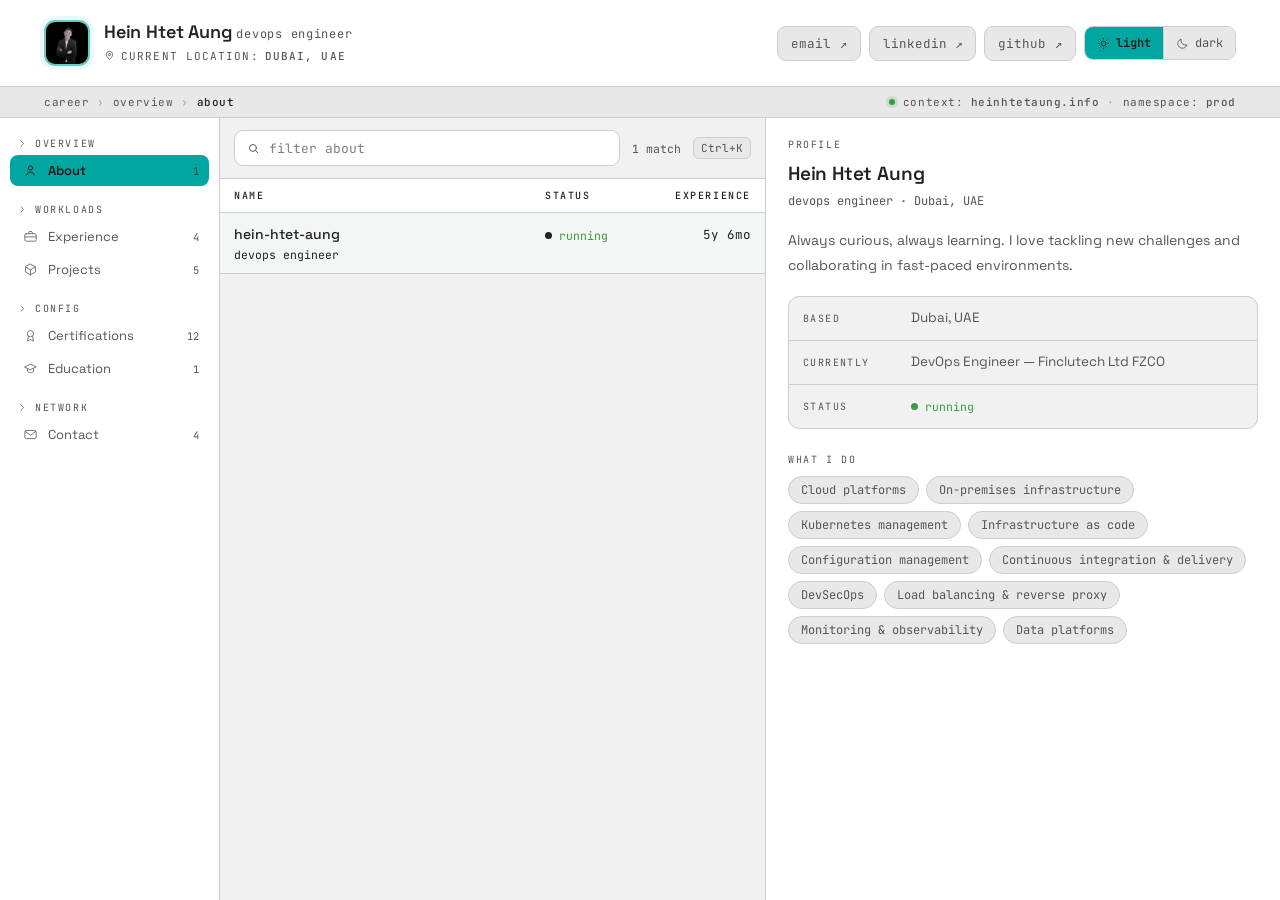
<file: index.html>
<!DOCTYPE html>
<html lang="en">

<head>
  <meta charset="UTF-8">
  <meta name="viewport" content="width=device-width, initial-scale=1.0">
  <title>Hein Htet Aung — DevOps Engineer</title>
  <meta name="description" content="Someone who works with Kubernetes.">
  <meta property="og:type" content="website">
  <meta property="og:description" content="Someone who works with Kubernetes.">
  <meta property="og:url" content="https://heinhtetaung.info/">
  <meta name="robots" content="noindex, nofollow, noarchive, nosnippet, noimageindex">
  <link rel="icon" href="assets/images/h-logo.ico">
  <link rel="stylesheet" href="assets/css/style.css?v=20260929g">
</head>

<body>


  <header>
    <div class="who">
      <img class="avatar" src="assets/images/hein-profile.jpg" alt="Hein Htet Aung">
      <div>
        <div><span class="name">Hein Htet Aung</span> <span class="role">devops engineer</span></div>
        <span class="location">
          <svg viewBox="0 0 24 24" aria-hidden="true"><path d="M12 21s7-6.1 7-11a7 7 0 1 0-14 0c0 4.9 7 11 7 11z"/><circle cx="12" cy="10" r="2.6"/></svg>
          current location: <b>Dubai, UAE</b>
        </span>
      </div>
    </div>
    <div class="actions">
      <a class="btn" data-link="email" href="mailto:heinhtetaung.hha@hotmail.com">email ↗</a>
      <a class="btn" data-link="linkedin" href="https://www.linkedin.com/in/hein-htet-aung-hha/" target="_blank" rel="noopener">linkedin ↗</a>
      <a class="btn" data-link="github" href="https://github.com/hellboyhha" target="_blank" rel="noopener">github ↗</a>
      <div class="switch" role="group" aria-label="colour theme">
        <button type="button" id="to-light" aria-pressed="false"><svg viewBox="0 0 24 24" aria-hidden="true"><circle cx="12" cy="12" r="4.2"/><path d="M12 2v2.4M12 19.6V22M2 12h2.4M19.6 12H22M5 5l1.7 1.7M17.3 17.3L19 19M19 5l-1.7 1.7M6.7 17.3L5 19"/></svg>light</button>
        <button type="button" id="to-dark" aria-pressed="true"><svg viewBox="0 0 24 24" aria-hidden="true"><path d="M20 14.5A8.5 8.5 0 0 1 9.5 4a8.5 8.5 0 1 0 10.5 10.5z"/></svg>dark</button>
      </div>
    </div>
  </header>

  <div class="app">

    <div class="strip">
      <div class="crumbs" id="crumbs"></div>
      <div class="ns" id="ns"></div>
    </div>

    <div class="panes">

      <nav class="side" id="nav" aria-label="cluster sections"></nav>

      <section class="list-pane">

        <div class="searchwrap" role="search">
          <div class="searchbox">
            <svg viewBox="0 0 24 24" aria-hidden="true"><circle cx="11" cy="11" r="6.4"/><path d="m15.8 15.8 4.2 4.2"/></svg>
            <label class="sr-only" for="q">filter rows</label>
            <input id="q" type="search" autocomplete="off" autocapitalize="off" spellcheck="false" placeholder="filter" aria-describedby="count">
          </div>
          <span class="count" id="count" aria-live="polite"></span>
          <kbd id="kbd">⌘K</kbd>
        </div>

        <div class="tablescroll" id="tablescroll" tabindex="0" role="region" aria-label="rows">
          <table id="table">
            <thead>
              <tr id="thead"></tr>
            </thead>
            <tbody id="rows"></tbody>
          </table>
        </div>

      </section>

      <aside class="detail" id="detail" aria-label="details">
        <button type="button" class="d-close" id="dclose">
          <svg viewBox="0 0 24 24" aria-hidden="true"><path d="m15 5-7 7 7 7"/></svg>
          back to list
        </button>
        <div class="d-body" id="dbody">
          <noscript>
            <div class="d-kind">no javascript</div>
            <p class="prose">This preview builds its cluster view at runtime — enable JavaScript to explore it.</p>
          </noscript>
        </div>
      </aside>

    </div>

  </div>

  <div class="viewer" id="viewer" hidden>
    <div class="vwin" role="dialog" aria-modal="true" aria-labelledby="vtitle">
      <div class="vbar">
        <span class="vtitle" id="vtitle"></span>
        <button type="button" class="vclose" id="vclose" title="close (Esc)">close ✕</button>
      </div>
      <div class="vbody" id="vbody"></div>
      <div class="vfoot" id="vfoot"></div>
    </div>
  </div>

  <script src="assets/js/data.js?v=20260929g"></script>
  <script src="assets/js/site.js?v=20260929g"></script>
</body>

</html>
</file>
<file: assets/css/style.css>
:root {
      --bg: #1e2124;
      --surface: #262b2f;
      --raise: #36393e;
      --stripe: #2a2d33;
      --selected: #383c42;
      --foot: #2e3136;
      --line: #4c5053;
      --text: #ffffff;
      --soft: #a0a0a0;
      --muted: #8e9297;
      --accent: #00a7a0;
      --green: #4caf50;
      --sans: 'Space Grotesk', system-ui, -apple-system, sans-serif;
      --mono: 'JetBrains Mono', ui-monospace, SFMono-Regular, monospace;
    }

    /* The palette follows the visitor's OS by default and the switch — shown
       only on wider screens — lets them override it. site.js owns the class. */
    body.light {
      --bg: #f1f1f1;
      --surface: #ffffff;
      --raise: #e8e8e8;
      --stripe: #f8f8f8;
      --selected: #f4f5f5;
      --foot: #f4f4f4;
      --line: #c9cfd3;
      --text: #222222;
      --soft: #51575d;
      --muted: #555555;
      --accent: #00a7a0;
      --green: #399c3d;
    }

    /* ---------- self-hosted typefaces (no external requests) ---------- */
    @font-face { font-family: 'Space Grotesk'; src: url('../fonts/space-grotesk.woff2') format('woff2'); font-weight: 300 700; font-display: swap; }
    @font-face { font-family: 'JetBrains Mono'; src: url('../fonts/jetbrains-mono.woff2') format('woff2'); font-weight: 100 800; font-display: swap; }

    * { margin: 0; padding: 0; box-sizing: border-box; }

    html, body { height: 100%; }

    body {
      display: flex;
      flex-direction: column;
      background: var(--bg);
      color: var(--text);
      font: 14px/1.55 var(--sans);
      -webkit-font-smoothing: antialiased;
      transition: background 0.3s ease, color 0.3s ease;
    }

    header { display:flex; align-items:center; justify-content:space-between; gap:22px; flex-wrap:wrap; padding:18px clamp(20px,4vw,44px); border-bottom:1px solid var(--line); background:var(--surface); }
    .who { display:flex; align-items:center; gap:14px; }
    .avatar { width:46px; height:46px; border-radius:11px; object-fit:cover; border:2px solid color-mix(in srgb, var(--accent) 60%, transparent); box-shadow:0 0 0 4px color-mix(in srgb, var(--accent) 8%, transparent); }
    .name { font-size:18px; font-weight:600; letter-spacing:-.01em; }
    .role { font:12px var(--mono); color:var(--muted); letter-spacing:.06em; }
    .location { display:inline-flex; align-items:center; gap:6px; margin-top:3px; font:11px var(--mono); letter-spacing:.1em; text-transform:uppercase; color:var(--muted); }
    .location b { color:var(--soft); font-weight:500; }
    .location svg { width:11px; height:11px; fill:none; stroke:currentColor; stroke-width:1.7; }
    .actions { display:flex; align-items:center; gap:8px; flex-wrap:wrap; }
    .btn { display:inline-flex; align-items:center; gap:7px; background:var(--raise); border:1px solid var(--line); border-radius:9px; color:var(--soft); font:12.5px var(--mono); padding:8px 13px; text-decoration:none; cursor:pointer; transition:.2s ease; }
    .btn:hover { color:var(--accent); border-color:color-mix(in srgb, var(--accent) 45%, transparent); }
    .btn.primary { background:var(--accent); border-color:transparent; color:hsl(0,0%,9%); font-weight:600; }
    .switch { display:inline-flex; border:1px solid var(--line); border-radius:9px; overflow:hidden; }
    .switch button { display:inline-flex; align-items:center; gap:6px; background:var(--raise); border:0; color:var(--muted); font:12px var(--mono); padding:8px 12px; cursor:pointer; transition:.2s ease; }
    .switch button + button { border-left:1px solid var(--line); }
    .switch button[aria-pressed="true"] { background:var(--accent); color:hsl(0,0%,9%); font-weight:600; }
    .switch svg { width:13px; height:13px; fill:none; stroke:currentColor; stroke-width:1.6; }

    /* ------------------------------------------------------------------ shell */
    .app { flex: 1; min-height: 0; display: flex; flex-direction: column; }

    .strip {
      display: flex;
      align-items: center;
      justify-content: space-between;
      gap: 14px;
      padding: 8px clamp(20px, 4vw, 44px);
      background: var(--raise);
      border-bottom: 1px solid var(--line);
      font: 11px var(--mono);
      letter-spacing: 0.05em;
      color: var(--muted);
    }

    .crumbs {
      display: flex;
      align-items: center;
      gap: 8px;
      min-width: 0;
      overflow: hidden;
      white-space: nowrap;
    }

    .crumbs b { color: var(--text); font-weight: 500; }
    .crumbs .crumb-sep { color: var(--muted); opacity: 0.5; }

    .ns { display: inline-flex; align-items: center; gap: 8px; white-space: nowrap; }
    .ns b { color: var(--soft); font-weight: 500; }
    .ns .sep { color: var(--muted); opacity: 0.5; margin-left: 8px; }
    .ns .dot { width: 6px; height: 6px; border-radius: 50%; background: var(--green); box-shadow: 0 0 0 3px color-mix(in srgb, var(--green) 16%, transparent); }

    .panes { flex: 1; min-height: 0; display: grid; grid-template-columns: 220px minmax(0, 1fr) 420px; }

    /* ---------------------------------------------------------------- sidebar */
    .side {
      background: var(--surface);
      border-right: 1px solid var(--line);
      padding: 12px 10px 24px;
      overflow-y: auto;
      scrollbar-width: thin;
    }

    .grp { margin-bottom: 10px; }

    .grp-btn {
      display: flex;
      align-items: center;
      gap: 8px;
      width: 100%;
      padding: 7px 8px 5px;
      background: none;
      border: 0;
      color: var(--muted);
      font: 10px var(--mono);
      letter-spacing: 0.16em;
      text-transform: uppercase;
      cursor: pointer;
      transition: color 0.18s ease;
    }

    .grp-btn:hover { color: var(--soft); }
    .grp-btn svg { width: 9px; height: 9px; flex: none; fill: none; stroke: currentColor; stroke-width: 2; stroke-linecap: round; stroke-linejoin: round; transition: transform 0.18s ease; }
    .grp.closed .grp-btn svg { transform: rotate(-90deg); }

    .grp-items { display: flex; flex-direction: column; gap: 2px; }
    .grp.closed .grp-items { display: none; }

    .nav-item {
      position: relative;
      display: flex;
      align-items: center;
      gap: 10px;
      width: 100%;
      padding: 7px 10px 7px 13px;
      background: none;
      border: 0;
      border-radius: 8px;
      color: var(--soft);
      font: 13px var(--sans);
      text-align: left;
      cursor: pointer;
      transition: background 0.18s ease, color 0.18s ease;
    }

    .nav-item svg { width: 15px; height: 15px; flex: none; fill: none; stroke: currentColor; stroke-width: 1.6; stroke-linecap: round; stroke-linejoin: round; opacity: 0.8; }
    .nav-item:hover { background: var(--raise); color: var(--text); }
    /* Freelens marks the active menu item with a full accent fill. */
    .nav-item[aria-current="true"] { background: var(--accent); color: hsl(0, 0%, 9%); font-weight: 600; }
    .nav-item[aria-current="true"] svg { stroke: hsl(0, 0%, 9%); opacity: 1; }
    .n-count { margin-left: auto; font: 10.5px var(--mono); color: var(--muted); }
    .nav-item[aria-current="true"] .n-count { color: hsl(0, 0%, 9%); opacity: 0.65; }

    /* ------------------------------------------------------------ table pane */
    .list-pane { display: flex; flex-direction: column; min-width: 0; min-height: 0; background: var(--bg); }

    .searchwrap { display: flex; align-items: center; gap: 12px; padding: 12px 14px; border-bottom: 1px solid var(--line); }

    .searchbox {
      flex: 1;
      min-width: 0;
      display: flex;
      align-items: center;
      gap: 9px;
      height: 36px;
      padding: 0 12px;
      background: var(--surface);
      border: 1px solid var(--line);
      border-radius: 9px;
      transition: border-color 0.18s ease, box-shadow 0.18s ease;
    }

    .searchbox:focus-within { border-color: color-mix(in srgb, var(--accent) 55%, transparent); box-shadow: 0 0 0 3px color-mix(in srgb, var(--accent) 10%, transparent); }
    .searchbox svg { width: 13px; height: 13px; flex: none; fill: none; stroke: var(--muted); stroke-width: 1.8; stroke-linecap: round; }
    .searchbox input { flex: 1; min-width: 0; background: none; border: 0; outline: none; color: var(--text); font: 13px var(--mono); }
    .searchbox input::placeholder { color: var(--muted); opacity: 0.75; }
    .searchbox input::-webkit-search-cancel-button { -webkit-appearance: none; }

    .count { font: 11.5px var(--mono); color: var(--muted); white-space: nowrap; }
    kbd { font: 11px var(--mono); color: var(--muted); background: var(--raise); border: 1px solid var(--line); border-radius: 6px; padding: 3px 7px; white-space: nowrap; }

    .tablescroll { flex: 1; min-height: 0; overflow: auto; scrollbar-width: thin; scroll-padding-top: 40px; }

    table { width: 100%; border-collapse: separate; border-spacing: 0; table-layout: fixed; }

    thead th {
      position: sticky;
      top: 0;
      z-index: 3;
      /* Freelens: tableHeaderBackground + tableHeaderColor */
      background: var(--surface);
      text-align: left;
      padding: 10px 14px;
      border-bottom: 1px solid var(--line);
      font: 10px var(--mono);
      font-weight: 500;
      letter-spacing: 0.16em;
      text-transform: uppercase;
      color: var(--text);
    }

    tbody td { padding: 11px 14px; border-bottom: 1px solid var(--line); vertical-align: top; }
    tbody tr { cursor: pointer; }
    /* Freelens alternates row bands and fills the selected row, rather than
       drawing an accent bar down its edge. */
    tbody tr.alt td { background: var(--stripe); }
    tbody tr:hover td { background: var(--raise); }
    tbody tr[aria-current="true"] td { background: var(--selected); }
    tbody tr[aria-current="true"] td,
    tbody tr[aria-current="true"] td span { color: var(--text); }

    .cellname { display: block; color: var(--text); font-weight: 500; line-height: 1.45; }
    .cellsub { display: block; margin-top: 3px; font: 11.5px var(--mono); color: var(--muted); white-space: nowrap; overflow: hidden; text-overflow: ellipsis; }
    .cellage { font: 12.5px var(--mono); color: var(--soft); white-space: nowrap; }
    .celltech { font: 12.5px var(--mono); color: var(--muted); }
    .muted-dash { color: var(--muted); }

    .cell-link { display: flex; align-items: center; gap: 6px; min-width: 0; color: var(--soft); font: 12.5px var(--mono); text-decoration: none; }
    .cell-link .ell { overflow: hidden; text-overflow: ellipsis; white-space: nowrap; }
    .cell-link .arw { flex: none; font-size: 11px; color: var(--muted); }
    .cell-link:hover { color: var(--accent); }
    .cell-link:hover .arw { color: var(--accent); }

    .pill { display: inline-flex; align-items: center; gap: 7px; font: 11.5px var(--mono); white-space: nowrap; color: var(--muted); }
    .pill .p-dot { width: 7px; height: 7px; border-radius: 50%; background: currentColor; }
    .pill.green { color: var(--green); }
    .pill.soft { color: var(--muted); }

    .code { display: inline-block; font: 11.5px var(--mono); color: var(--accent); background: color-mix(in srgb, var(--accent) 8%, transparent); border: 1px solid color-mix(in srgb, var(--accent) 25%, transparent); border-radius: 6px; padding: 1px 7px; white-space: nowrap; }

    th.col-status, td.col-status { width: 130px; }
    th.col-age, td.col-age { width: 104px; text-align: right; }
    th.col-tech, td.col-tech { width: 30%; }
    th.col-code, td.col-code { width: 100px; }
    .code-badge { display: block; height: 24px; width: auto; }
    th.col-value, td.col-value { width: 42%; }

    tr.empty td { padding: 34px 14px; color: var(--muted); font: 12.5px var(--mono); cursor: default; }
    tr.empty:hover td { background: none; }

    /* Section headers inside the table — one per group, e.g. issuer */
    tbody tr.grp-row { cursor: default; }
    tbody tr.grp-row:hover td, tbody tr.grp-row:hover th { background: none; }
    tbody .grp-cell {
      padding: 18px 14px 5px;
      border: 0;
      background: none;
      font: 10px var(--mono);
      font-weight: 500;
      letter-spacing: 0.16em;
      text-transform: uppercase;
      text-align: left;
      color: var(--muted);
      vertical-align: baseline;
      white-space: nowrap;
    }

    /* ----------------------------------------------------------- detail pane */
    .detail { min-width: 0; min-height: 0; overflow-y: auto; padding: 20px 22px 40px; background: var(--surface); border-left: 1px solid var(--line); scrollbar-width: thin; }

    .d-kind { font: 10px var(--mono); letter-spacing: 0.16em; text-transform: uppercase; color: var(--muted); }
    .detail h2 { margin: 10px 0 5px; font-size: 19px; font-weight: 600; letter-spacing: -0.01em; line-height: 1.35; }
    .dmeta { font: 12px var(--mono); color: var(--muted); line-height: 1.65; word-break: break-word; }
    .dlead { margin: 8px 0 10px; font-size: 14.5px; line-height: 1.6; color: var(--soft); }
    .prose { margin-top: 16px; color: var(--soft); font-size: 14px; line-height: 1.8; }
    .dlabel { margin: 24px 0 10px; font: 10px var(--mono); letter-spacing: 0.16em; text-transform: uppercase; color: var(--muted); }

    .chips { display: flex; flex-wrap: wrap; gap: 7px; }
    .chip { font: 12px var(--mono); color: var(--soft); background: var(--raise); border: 1px solid var(--line); border-radius: 999px; padding: 5px 12px; transition: 0.18s ease; }
    .chip:hover { color: var(--accent); border-color: color-mix(in srgb, var(--accent) 45%, transparent); }

    .kv { margin-top: 18px; background: var(--bg); border: 1px solid var(--line); border-radius: 11px; overflow: hidden; }
    .kv-row { display: flex; align-items: baseline; gap: 16px; padding: 11px 14px; border-bottom: 1px solid var(--line); }
    .kv-row:last-child { border-bottom: 0; }
    .kv-k { flex: none; width: 92px; font: 10px var(--mono); letter-spacing: 0.14em; text-transform: uppercase; color: var(--muted); }
    .kv-v { min-width: 0; color: var(--soft); font-size: 13.5px; word-break: break-word; }

    .ilink { color: var(--accent); text-decoration: none; border-bottom: 1px solid color-mix(in srgb, var(--accent) 35%, transparent); }
    .ilink:hover { border-bottom-color: var(--accent); }

    .emp { display: inline-flex; align-items: center; gap: 10px; color: var(--soft); text-decoration: none; }
    .emp:hover { color: var(--accent); }
    .emp img { display: block; height: 18px; width: auto; padding: 2px 5px; border-radius: 5px; background: hsla(0, 0%, 100%, 0.94); }

    .dactions { display: flex; flex-wrap: wrap; gap: 9px; margin-top: 22px; }

    /* A phone opens the detail as a sheet; the back bar never shows on desktop. */
    .d-close { display: none; }
    .d-close svg { width: 16px; height: 16px; flex: none; fill: none; stroke: currentColor; stroke-width: 1.8; stroke-linecap: round; stroke-linejoin: round; }

    /* ------------------------------------------------------- credential viewer */
    /* Certificates open in a window over the current tab instead of a new one.
       Links that block framing fall back to a normal new tab — see the
       credential renderer, which decides per credential. */
    .viewer { position: fixed; inset: 0; z-index: 60; display: flex; align-items: center; justify-content: center; padding: 3.5vh 3.5vw; background: hsla(220, 22%, 4%, 0.74); }
    .viewer[hidden] { display: none; }
    .vwin { display: flex; flex-direction: column; width: min(980px, 100%); height: min(780px, 100%); background: var(--surface); border: 1px solid var(--line); border-radius: 14px; overflow: hidden; box-shadow: 0 26px 70px hsla(0, 0%, 0%, 0.5); animation: vwin 0.16s ease-out; }
    @keyframes vwin { from { opacity: 0; transform: translateY(6px) scale(0.99); } }
    .vbar { display: flex; align-items: center; gap: 12px; padding: 11px 14px; border-bottom: 1px solid var(--line); background: var(--raise); }
    .vtitle { flex: 1; min-width: 0; font: 11.5px var(--mono); letter-spacing: 0.06em; color: var(--soft); overflow: hidden; text-overflow: ellipsis; white-space: nowrap; }
    .vtitle b { color: var(--muted); font-weight: 400; }
    .vclose { flex: none; font: 600 11px var(--mono); letter-spacing: 0.08em; color: hsl(0, 0%, 9%); background: var(--accent); border: 1px solid transparent; border-radius: 7px; padding: 5px 11px; cursor: pointer; transition: 0.18s ease; }
    .vbody { flex: 1; min-height: 0; background: var(--bg); }
    .vbody iframe { display: block; width: 100%; height: 100%; border: 0; }
    /* Freelens dialogs close with a footer strip. */
    .vfoot { flex: none; display: flex; align-items: center; justify-content: space-between; gap: 12px; padding: 9px 14px; background: var(--foot); border-top: 1px solid var(--line); font: 11px var(--mono); color: var(--muted); }
    .vfoot span { min-width: 0; overflow: hidden; text-overflow: ellipsis; white-space: nowrap; }
    body.viewer-open { overflow: hidden; }

    /* --------------------------------------------------------------- a11y/UX */
    :focus-visible { outline: 2px solid var(--accent); outline-offset: 2px; }
    .nav-item:focus-visible, tbody tr:focus-visible, .tablescroll:focus-visible { outline-offset: -2px; }

    .sr-only { position: absolute; width: 1px; height: 1px; margin: -1px; overflow: hidden; clip: rect(0, 0, 0, 0); white-space: nowrap; }

    @media (prefers-reduced-motion: reduce) { * { animation: none !important; transition: none !important; } }

    /* --------------------------------------------------------------- mobile */
    @media (max-width: 900px) {
      html, body { height: auto; }
      body { min-height: 100%; }

      .strip { position: sticky; top: 0; z-index: 4; }
      .panes { grid-template-columns: minmax(0, 1fr); }

      /* One scrollable tab bar instead of a wrapped stack: the groups flatten
         into a single row so every section stays on one line. */
      .side { display: flex; flex-wrap: nowrap; align-items: center; gap: 6px; padding: 9px 12px; border-right: 0; border-bottom: 1px solid var(--line); overflow-x: auto; overflow-y: hidden; scrollbar-width: none; }
      .side::-webkit-scrollbar { display: none; }
      .grp { display: contents; margin: 0; }
      .grp-btn { display: none; }
      .grp-items, .grp.closed .grp-items { display: contents; }

      .nav-item { flex: none; width: auto; gap: 7px; padding: 7px 13px; font-size: 12.5px; white-space: nowrap; background: var(--raise); border: 1px solid var(--line); border-radius: 999px; }
      .nav-item[aria-current="true"] { border-color: transparent; }
      .n-count { display: none; }

      .list-pane { border-bottom: 1px solid var(--line); }
      /* Content height, capped — a short table no longer stretches to leave a
         gap between itself and the detail pane. */
      .tablescroll { flex: none; max-height: 50vh; }

      .detail { border-left: 0; border-top: 1px solid var(--line); overflow: visible; padding: 20px 18px 46px; }
    }

    /* -------------------------------------------------------------- phone */
    /* A phone gets a compact console: the sections move into the header, each
       row becomes a card, and the detail slides up as a full-screen sheet.
       Same markup and data — only the presentation changes. */
    @media (max-width: 700px) {
      html, body { height: auto; }
      body { min-height: 100%; }
      body.detail-open { overflow: hidden; }

      /* the identity block and the section row read as one panel */
      header { display: block; padding: 18px 20px 0; border-bottom: 0; }
      .who { margin-bottom: 14px; }
      .actions { display: none; }

      /* flatten the panes so the sections can sit directly under the header */
      .panes { display: contents; }
      .side {
        order: 1;
        display: flex; flex-wrap: wrap; align-items: center; gap: 6px;
        padding: 0 20px 14px;
        background: var(--surface); border-right: 0; border-bottom: 1px solid var(--line);
        overflow: visible;
      }
      .grp { display: contents; margin: 0; }
      .grp-btn { display: none; }
      .grp-items, .grp.closed .grp-items { display: contents; }
      .nav-item {
        flex: none; flex-direction: row; width: auto; gap: 7px;
        padding: 6px 11px; font-size: 12px; color: var(--soft);
        background: var(--raise); border: 1px solid var(--line); border-radius: 999px;
      }
      .nav-item svg { width: 14px; height: 14px; opacity: 1; }
      .nav-item[aria-current="true"] { background: var(--accent); border-color: transparent; color: hsl(0, 0%, 9%); }
      .nav-item[aria-current="true"] svg { stroke: hsl(0, 0%, 9%); }
      .n-count { display: none; }

      .strip { order: 2; padding: 7px 13px; font-size: 10px; }
      .crumbs { gap: 6px; }
      .ns .ctx { display: none; }

      /* --- search --- */
      .searchwrap { gap: 8px; }
      kbd { display: none; }

      /* --- rows become cards --- */
      .list-pane { order: 3; border-bottom: 0; }
      .tablescroll { flex: none; max-height: none; overflow: visible; padding: 12px 14px 14px; }
      table, tbody, tr, td, th { display: block; }
      table { width: auto; }
      thead { display: none; }
      tbody tr {
        display: flex; flex-wrap: wrap; align-items: center;
        column-gap: 10px; row-gap: 7px;
        margin: 0 0 9px; padding: 13px 14px; cursor: pointer;
        background: var(--surface); border: 1px solid var(--line); border-radius: 12px;
      }
      /* Cards are uniform; a "selected" row is meaningless here because the
         sheet covers the list the moment a card is opened. */
      tbody tr.alt td, tbody tr:hover td, tbody tr[aria-current="true"] td { background: none; }
      tbody td { min-width: 0; width: auto !important; padding: 0; border: 0; text-align: left !important; }
      tbody td:first-child { flex: 1 1 100%; }
      tbody td:not(:first-child) { flex: 0 0 auto; }
      tbody td.col-value { flex: 1 1 100%; }
      .cellsub { white-space: normal; overflow: visible; text-overflow: clip; }

      /* the tech column lives in the sheet, not the card */
      #table[data-view="projects"] .col-tech { display: none; }

      /* group headings and the empty state sit outside the card pattern */
      tbody tr.grp-row { display: block; margin: 16px 0 8px; padding: 0; background: none; border: 0; cursor: default; }
      tbody tr.grp-row:hover th { background: none; }
      tbody th.grp-cell { padding: 0; border: 0; }
      /* The first row sits right under the search bar, so it takes no top margin
         of its own — otherwise a group heading doubles up on the gap. */
      tbody tr:first-child { margin-top: 0; }
      tbody tr.empty { display: block; margin: 0; padding: 26px 3px; background: none; border: 0; cursor: default; }

      /* --- detail slides up as a sheet --- */
      .detail {
        position: fixed; inset: 0; z-index: 30;
        padding: 0; background: var(--surface); border: 0;
        overflow-y: auto; overscroll-behavior: contain;
        transform: translateY(100%); visibility: hidden;
        transition: transform 0.24s ease, visibility 0s linear 0.24s;
      }
      body.detail-open .detail { transform: none; visibility: visible; transition: transform 0.24s ease; }
      .d-close {
        display: flex; align-items: center; gap: 8px;
        position: sticky; top: 0; z-index: 2; width: 100%;
        padding: 13px 18px; background: var(--surface);
        border: 0; border-bottom: 1px solid var(--line);
        color: var(--soft); font: 12px var(--mono); letter-spacing: 0.04em;
        text-align: left; cursor: pointer; transition: color 0.18s ease;
      }
      .d-close:hover { color: var(--accent); }
      .d-body { padding: 18px 18px 46px; }
      .kv-k { width: 76px; }
    }

    /* ------------------------------------------------------------------- desktop */
    /* The right pane's content starts exactly where the header's button group does,
       so the two right-hand columns line up. The track follows the header's own
       padding (the group is ~449px wide and the pane has 22px of padding), which
       keeps the edges together at every width. Phones flatten the panes and
       tablets use a single column, so neither is affected. */
    @media (min-width: 901px) {
      .panes { grid-template-columns: 220px minmax(0, 1fr) calc(clamp(20px, 4vw, 44px) + 471px); }
    }
</file>
